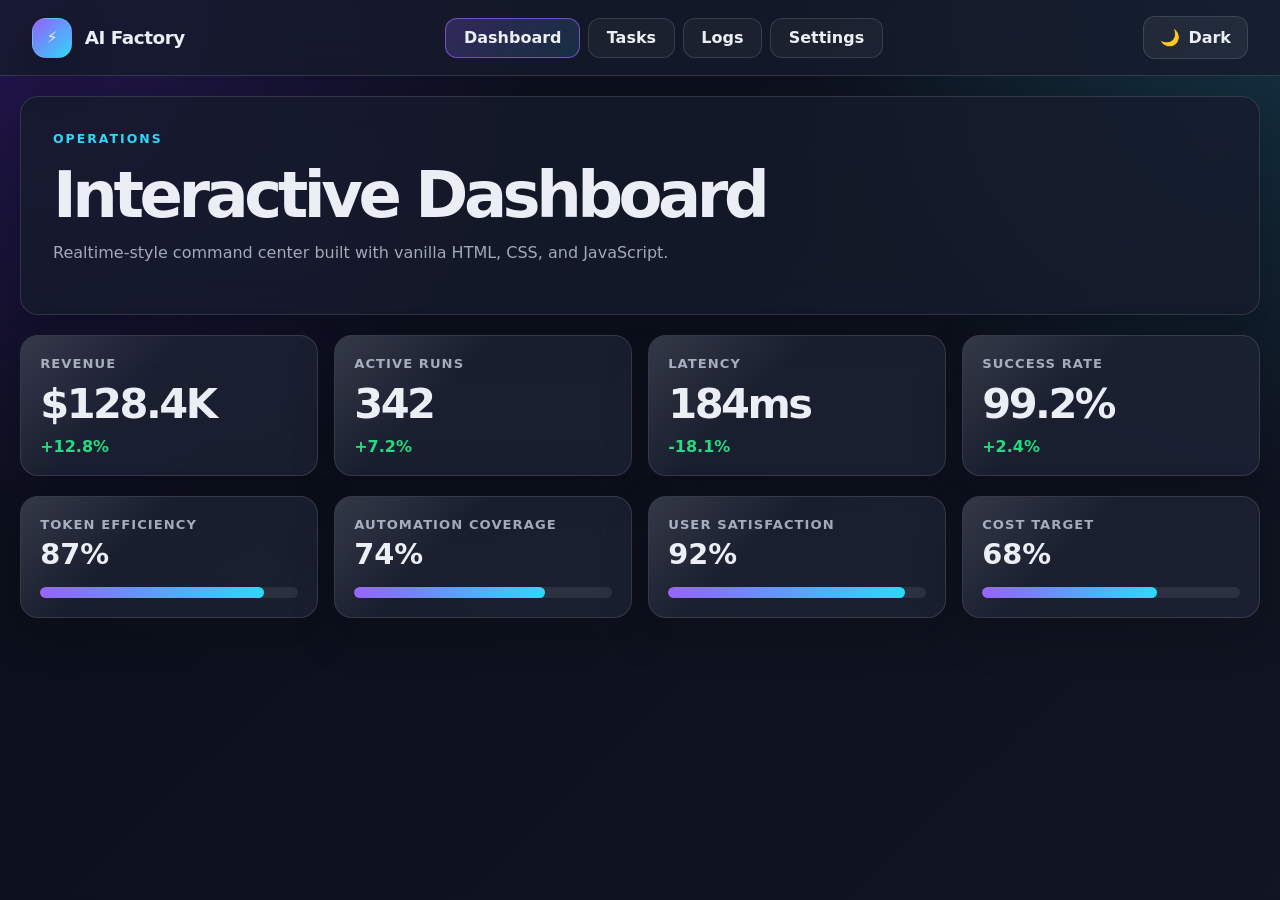
<file: index.html>
<!DOCTYPE html>
<html lang="en" data-theme="dark">
<head>
  <meta charset="UTF-8">
  <meta name="viewport" content="width=device-width, initial-scale=1.0">
  <meta name="theme-color" content="#080b16">
  <meta name="description" content="Vanilla static interactive dashboard.">
  <title>AI Factory Dashboard</title>
  <link rel="stylesheet" href="./css/variables.css">
  <link rel="stylesheet" href="./css/main.css">
  <link rel="stylesheet" href="./css/dashboard.css">
  <script defer src="./js/data.js"></script>
  <script defer src="./js/dashboard.js"></script>
</head>
<body>
  <a class="skip-link" href="#mainContent">Skip to content</a>

  <header class="topbar">
    <div class="brand" aria-label="AI Factory">
      <span class="brand__mark" aria-hidden="true">⚡</span>
      <span class="brand__text">AI Factory</span>
    </div>
    <nav class="top-nav" role="tablist" aria-orientation="horizontal">
      <button class="top-nav__item is-active" type="button" role="tab" id="tab-dashboard" aria-controls="panel-dashboard" aria-selected="true" data-tab="dashboard">Dashboard</button>
      <button class="top-nav__item" type="button" role="tab" id="tab-tasks" aria-controls="panel-tasks" aria-selected="false" data-tab="tasks">Tasks</button>
      <button class="top-nav__item" type="button" role="tab" id="tab-logs" aria-controls="panel-logs" aria-selected="false" data-tab="logs">Logs</button>
      <button class="top-nav__item" type="button" role="tab" id="tab-settings" aria-controls="panel-settings" aria-selected="false" data-tab="settings">Settings</button>
    </nav>
    <button id="themeToggle" class="btn btn--ghost" type="button" aria-label="Toggle theme">
      <span id="themeIcon" aria-hidden="true">🌙</span>
      <span id="themeLabel">Dark</span>
    </button>
  </header>

  <div class="app-shell">

    <main id="mainContent" class="main-content" tabindex="-1">
      <section id="panel-dashboard" class="tab-panel is-active" role="tabpanel" aria-labelledby="tab-dashboard" data-panel="dashboard">
        <div class="page-heading">
          <p class="eyebrow">Operations</p>
          <h1>Interactive Dashboard</h1>
          <p>Realtime-style command center built with vanilla HTML, CSS, and JavaScript.</p>
        </div>
        <div id="metricsGrid" class="metrics-grid" aria-label="Metrics"></div>
        <div id="analyticsGrid" class="analytics-grid" aria-label="Analytics"></div>
      </section>

      <section id="panel-tasks" class="tab-panel" role="tabpanel" aria-labelledby="tab-tasks" data-panel="tasks" hidden>
        <div class="page-heading">
          <p class="eyebrow">Workflow</p>
          <h1>Tasks</h1>
          <p>Add work items and track status across the board.</p>
        </div>

        <form id="taskForm" class="task-form" autocomplete="off">
          <div class="field">
            <label for="taskTitle">Task title</label>
            <input id="taskTitle" name="title" type="text" placeholder="Ship dashboard polish">
          </div>
          <div class="field">
            <label for="taskStatus">Status</label>
            <select id="taskStatus" name="status">
              <option value="todo">To do</option>
              <option value="progress">In progress</option>
              <option value="done">Done</option>
            </select>
          </div>
          <div class="field">
            <label for="taskPriority">Priority</label>
            <select id="taskPriority" name="priority">
              <option value="normal">Normal</option>
              <option value="high">High</option>
              <option value="low">Low</option>
            </select>
          </div>
          <button class="btn btn--primary" type="submit">Add task</button>
        </form>

        <div id="kanbanBoard" class="kanban-board" aria-label="Kanban board">
          <div id="taskColumns" class="task-columns"></div>
        </div>
      </section>

      <section id="panel-logs" class="tab-panel" role="tabpanel" aria-labelledby="tab-logs" data-panel="logs" hidden>
        <div class="page-heading">
          <p class="eyebrow">System</p>
          <h1>Logs</h1>
          <p>Recent activity and service events.</p>
        </div>
        <div class="field" style="margin-bottom: 1.5rem; max-width: 400px;">
          <label for="logSearch">Search logs</label>
          <input id="logSearch" type="search" placeholder="Filter logs by message or level..." style="width: 100%; padding: 0.75rem 1rem; border-radius: 8px; border: 1px solid var(--border); background: var(--surface); color: var(--text);">
        </div>
        <div id="logsList" class="logs-list" aria-label="Activity logs"></div>
      </section>

      <section id="panel-settings" class="tab-panel" role="tabpanel" aria-labelledby="tab-settings" data-panel="settings" hidden>
        <div class="page-heading">
          <p class="eyebrow">Control</p>
          <h1>Settings</h1>
          <p>Static preferences and deployment placeholders.</p>
        </div>
        <div class="settings-grid">
          <article class="settings-card">
            <h2>Notifications</h2>
            <label class="toggle-row">
              <span>Email digests</span>
              <input type="checkbox" checked>
            </label>
            <label class="toggle-row">
              <span>Deploy alerts</span>
              <input type="checkbox" checked>
            </label>
          </article>
          <article class="settings-card">
            <h2>Workspace</h2>
            <p class="muted">Environment: Production</p>
            <p class="muted">Region: Global Edge</p>
          </article>
          <article class="settings-card">
            <h2>Security</h2>
            <p class="muted">SSO placeholder enabled.</p>
            <button class="btn btn--ghost" type="button">Review access</button>
          </article>
        </div>
      </section>
    </main>
  </div>
</body>
</html>
</file>
<file: css/variables.css>
:root {
  color-scheme: dark;
  --bg: hsl(226 42% 7%);
  --bg-soft: hsl(224 34% 10%);
  --surface: hsl(224 32% 13% / 0.78);
  --card: hsl(225 28% 16% / 0.82);
  --text: hsl(220 28% 94%);
  --muted: hsl(222 14% 68%);
  --border: hsl(221 22% 100% / 0.12);
  --primary: hsl(260 95% 68%);
  --primary-strong: hsl(260 95% 74%);
  --accent: hsl(190 95% 58%);
  --success: hsl(150 72% 50%);
  --warning: hsl(39 96% 58%);
  --danger: hsl(350 84% 62%);
  --radius: 18px;
  --radius-sm: 12px;
  --shadow: 0 24px 80px hsl(224 60% 3% / 0.45);
  --shadow-soft: 0 16px 42px hsl(224 60% 3% / 0.26);
  --transition: 180ms ease;
}

[data-theme="light"] {
  color-scheme: light;
  --bg: hsl(220 35% 96%);
  --bg-soft: hsl(220 32% 92%);
  --surface: hsl(0 0% 100% / 0.78);
  --card: hsl(0 0% 100% / 0.9);
  --text: hsl(224 32% 12%);
  --muted: hsl(224 12% 42%);
  --border: hsl(224 22% 10% / 0.12);
  --primary: hsl(260 78% 55%);
  --primary-strong: hsl(260 82% 46%);
  --accent: hsl(190 86% 43%);
  --success: hsl(150 68% 34%);
  --warning: hsl(36 90% 46%);
  --danger: hsl(350 72% 48%);
  --shadow: 0 24px 80px hsl(224 30% 40% / 0.18);
  --shadow-soft: 0 16px 42px hsl(224 30% 40% / 0.14);
}
</file>
<file: css/main.css>
*,
*::before,
*::after {
  box-sizing: border-box;
}

html {
  min-height: 100%;
  background: var(--bg);
}

body {
  min-height: 100vh;
  margin: 0;
  color: var(--text);
  font-family: Inter, Outfit, ui-sans-serif, system-ui, -apple-system, BlinkMacSystemFont, "Segoe UI", sans-serif;
  background:
    radial-gradient(circle at top left, hsl(260 95% 58% / 0.24), transparent 34rem),
    radial-gradient(circle at top right, hsl(190 95% 58% / 0.16), transparent 30rem),
    linear-gradient(135deg, var(--bg), var(--bg-soft));
}

button,
input,
select {
  font: inherit;
}

button {
  cursor: pointer;
}

:focus-visible {
  outline: 3px solid var(--accent);
  outline-offset: 3px;
}

.skip-link {
  position: fixed;
  left: 1rem;
  top: 1rem;
  z-index: 20;
  padding: 0.75rem 1rem;
  color: var(--bg);
  background: var(--accent);
  border-radius: var(--radius-sm);
  transform: translateY(-150%);
  transition: transform var(--transition);
}

.skip-link:focus {
  transform: translateY(0);
}

.topbar {
  position: sticky;
  top: 0;
  z-index: 10;
  display: flex;
  align-items: center;
  justify-content: space-between;
  gap: 1rem;
  min-height: 76px;
  padding: 1rem clamp(1rem, 3vw, 2rem);
  border-bottom: 1px solid var(--border);
  background: var(--surface);
  backdrop-filter: blur(18px);
}

.brand {
  display: inline-flex;
  align-items: center;
  gap: 0.8rem;
  font-weight: 800;
  letter-spacing: -0.03em;
}

.brand__mark {
  display: grid;
  width: 2.5rem;
  height: 2.5rem;
  place-items: center;
  border: 1px solid var(--border);
  border-radius: 14px;
  background: linear-gradient(135deg, var(--primary), var(--accent));
  box-shadow: var(--shadow-soft);
}

.brand__text {
  font-size: 1.15rem;
}

.app-shell {
  display: grid;
  grid-template-columns: 1fr;
  gap: 1.25rem;
  width: min(1440px, 100%);
  margin: 0 auto;
  padding: 1.25rem;
}

.top-nav {
  display: flex;
  gap: 0.5rem;
  align-items: center;
}

.top-nav__item {
  border: 1px solid var(--border);
  border-radius: var(--radius-sm);
  color: var(--text);
  background: hsl(0 0% 100% / 0.04);
  padding: 0.6rem 1.1rem;
  font-weight: 700;
  transition: transform var(--transition), background var(--transition), border-color var(--transition);
}

.top-nav__item:hover {
  transform: translateY(-1px);
  border-color: hsl(0 0% 100% / 0.24);
  background: hsl(0 0% 100% / 0.08);
}

.top-nav__item.is-active,
.top-nav__item[aria-selected="true"] {
  border-color: hsl(260 95% 68% / 0.7);
  background: linear-gradient(135deg, hsl(260 95% 68% / 0.24), hsl(190 95% 58% / 0.12));
}

.side-nav__item,
.btn {
  border: 1px solid var(--border);
  border-radius: var(--radius-sm);
  color: var(--text);
  background: hsl(0 0% 100% / 0.04);
  transition: transform var(--transition), background var(--transition), border-color var(--transition);
}

.side-nav__item {
  width: 100%;
  padding: 0.9rem 1rem;
  text-align: left;
}

.side-nav__item:hover,
.btn:hover {
  transform: translateY(-1px);
  border-color: hsl(0 0% 100% / 0.24);
  background: hsl(0 0% 100% / 0.08);
}

.side-nav__item.is-active,
.side-nav__item[aria-selected="true"] {
  border-color: hsl(260 95% 68% / 0.7);
  background: linear-gradient(135deg, hsl(260 95% 68% / 0.24), hsl(190 95% 58% / 0.12));
}

.main-content {
  min-width: 0;
}

.tab-panel {
  display: grid;
  gap: 1.25rem;
}

.tab-panel[hidden] {
  display: none;
}

.page-heading {
  padding: clamp(1.2rem, 3vw, 2rem);
  border: 1px solid var(--border);
  border-radius: var(--radius);
  background: var(--surface);
  box-shadow: var(--shadow-soft);
  backdrop-filter: blur(18px);
}

.eyebrow {
  margin: 0 0 0.5rem;
  color: var(--accent);
  font-size: 0.78rem;
  font-weight: 800;
  letter-spacing: 0.16em;
  text-transform: uppercase;
}

h1,
h2,
h3,
p {
  margin-top: 0;
}

h1 {
  margin-bottom: 0.5rem;
  font-size: clamp(2rem, 6vw, 4rem);
  letter-spacing: -0.07em;
}

h2 {
  font-size: 1.1rem;
}

p {
  color: var(--muted);
  line-height: 1.65;
}

.btn {
  display: inline-flex;
  align-items: center;
  justify-content: center;
  gap: 0.5rem;
  min-height: 2.7rem;
  padding: 0.7rem 1rem;
  font-weight: 700;
}

.btn--primary {
  border-color: transparent;
  color: white;
  background: linear-gradient(135deg, var(--primary), var(--accent));
}

.btn--ghost {
  background: hsl(0 0% 100% / 0.06);
}

.field {
  display: grid;
  gap: 0.45rem;
}

label {
  color: var(--muted);
  font-size: 0.9rem;
  font-weight: 700;
}

input,
select {
  width: 100%;
  min-height: 2.8rem;
  padding: 0.75rem 0.85rem;
  border: 1px solid var(--border);
  border-radius: var(--radius-sm);
  color: var(--text);
  background: hsl(0 0% 100% / 0.06);
}

.task-form {
  display: grid;
  grid-template-columns: 1fr 180px 160px auto;
  gap: 1rem;
  align-items: end;
  padding: 1rem;
  border: 1px solid var(--border);
  border-radius: var(--radius);
  background: var(--surface);
  box-shadow: var(--shadow-soft);
}

.muted {
  color: var(--muted);
}

@media (max-width: 900px) {
  .app-shell {
    grid-template-columns: 1fr;
  }

  .sidebar {
    position: static;
    min-height: 0;
  }

  .side-nav {
    grid-template-columns: repeat(4, minmax(0, 1fr));
  }

  .side-nav__item {
    text-align: center;
  }

  .task-form {
    grid-template-columns: 1fr 1fr;
  }
}

@media (max-width: 620px) {
  .topbar {
    min-height: 68px;
  }

  .app-shell {
    padding: 0.8rem;
  }

  .side-nav,
  .task-form {
    grid-template-columns: 1fr;
  }
}

@media (prefers-reduced-motion: reduce) {
  *,
  *::before,
  *::after {
    scroll-behavior: auto !important;
    transition-duration: 0.01ms !important;
    animation-duration: 0.01ms !important;
    animation-iteration-count: 1 !important;
  }
}
</file>
<file: css/dashboard.css>
.metrics-grid,
.analytics-grid,
.settings-grid {
  display: grid;
  grid-template-columns: repeat(4, minmax(0, 1fr));
  gap: 1rem;
}

.metric-card,
.analytics-card,
.settings-card,
.log-item,
.kanban-column,
.task-card {
  border: 1px solid var(--border);
  background: var(--card);
  box-shadow: var(--shadow-soft);
  backdrop-filter: blur(18px);
}

.metric-card,
.analytics-card,
.settings-card {
  position: relative;
  overflow: hidden;
  padding: 1.2rem;
  border-radius: var(--radius);
}

.metric-card::before,
.analytics-card::before,
.settings-card::before {
  content: "";
  position: absolute;
  inset: 0;
  pointer-events: none;
  background: linear-gradient(135deg, hsl(0 0% 100% / 0.12), transparent 38%);
}

.metric-card__label,
.analytics-card__label {
  color: var(--muted);
  font-size: 0.82rem;
  font-weight: 800;
  letter-spacing: 0.08em;
  text-transform: uppercase;
}

.metric-card__value {
  margin: 0.55rem 0;
  font-size: clamp(1.7rem, 4vw, 2.6rem);
  font-weight: 850;
  letter-spacing: -0.06em;
}

.metric-card__delta {
  color: var(--success);
  font-weight: 800;
}

.analytics-card__value {
  margin: 0.35rem 0;
  font-size: 1.8rem;
  font-weight: 850;
}

.analytics-card__bar {
  height: 0.65rem;
  margin-top: 1rem;
  overflow: hidden;
  border-radius: 999px;
  background: hsl(0 0% 100% / 0.08);
}

.analytics-card__bar span {
  display: block;
  height: 100%;
  border-radius: inherit;
  background: linear-gradient(90deg, var(--primary), var(--accent));
}

.kanban-board {
  min-width: 0;
}

.task-columns {
  display: grid;
  grid-template-columns: repeat(3, minmax(0, 1fr));
  gap: 1rem;
}

.kanban-column {
  min-height: 360px;
  padding: 1rem;
  border-radius: var(--radius);
}

.kanban-column__header {
  display: flex;
  align-items: center;
  justify-content: space-between;
  gap: 1rem;
  margin-bottom: 1rem;
}

.kanban-column__title {
  margin: 0;
  font-size: 1rem;
}

.kanban-column__count {
  display: inline-grid;
  min-width: 2rem;
  height: 2rem;
  place-items: center;
  border-radius: 999px;
  color: var(--text);
  background: hsl(0 0% 100% / 0.08);
}

.kanban-column__cards {
  display: grid;
  gap: 0.8rem;
}

.task-card {
  padding: 1rem;
  border-radius: var(--radius-sm);
  transition: transform var(--transition), border-color var(--transition);
}

.task-card:hover {
  transform: translateY(-2px);
  border-color: hsl(190 95% 58% / 0.45);
}

.task-card__title {
  margin: 0 0 0.7rem;
  color: var(--text);
  font-weight: 800;
}

.task-card__meta {
  display: flex;
  flex-wrap: wrap;
  gap: 0.5rem;
}

.badge {
  display: inline-flex;
  align-items: center;
  min-height: 1.65rem;
  padding: 0.25rem 0.55rem;
  border-radius: 999px;
  color: var(--text);
  background: hsl(0 0% 100% / 0.08);
  font-size: 0.78rem;
  font-weight: 800;
}

.badge--high {
  color: var(--danger);
  background: hsl(350 84% 62% / 0.12);
}

.badge--normal {
  color: var(--accent);
  background: hsl(190 95% 58% / 0.12);
}

.badge--low {
  color: var(--success);
  background: hsl(150 72% 50% / 0.12);
}

.logs-list {
  display: grid;
  gap: 0.8rem;
}

.log-item {
  display: grid;
  grid-template-columns: 120px 1fr auto;
  gap: 1rem;
  align-items: center;
  padding: 1rem;
  border-radius: var(--radius);
}

.log-item__time {
  color: var(--muted);
  font-variant-numeric: tabular-nums;
}

.log-item__message {
  margin: 0;
  color: var(--text);
}

.log-item__level {
  font-weight: 900;
  text-transform: uppercase;
}

.log-item__level--info {
  color: var(--accent);
}

.log-item__level--warn {
  color: var(--warning);
}

.log-item__level--error {
  color: var(--danger);
}

.toggle-row {
  display: flex;
  align-items: center;
  justify-content: space-between;
  gap: 1rem;
  padding: 0.85rem 0;
  color: var(--text);
}

.toggle-row input {
  width: auto;
  min-height: auto;
  accent-color: var(--primary);
}

@media (max-width: 1100px) {
  .metrics-grid,
  .analytics-grid,
  .settings-grid {
    grid-template-columns: repeat(2, minmax(0, 1fr));
  }

  .task-columns {
    grid-template-columns: 1fr;
  }

  .kanban-column {
    min-height: 0;
  }
}

@media (max-width: 620px) {
  .metrics-grid,
  .analytics-grid,
  .settings-grid {
    grid-template-columns: 1fr;
  }

  .log-item {
    grid-template-columns: 1fr;
  }
}
</file>
